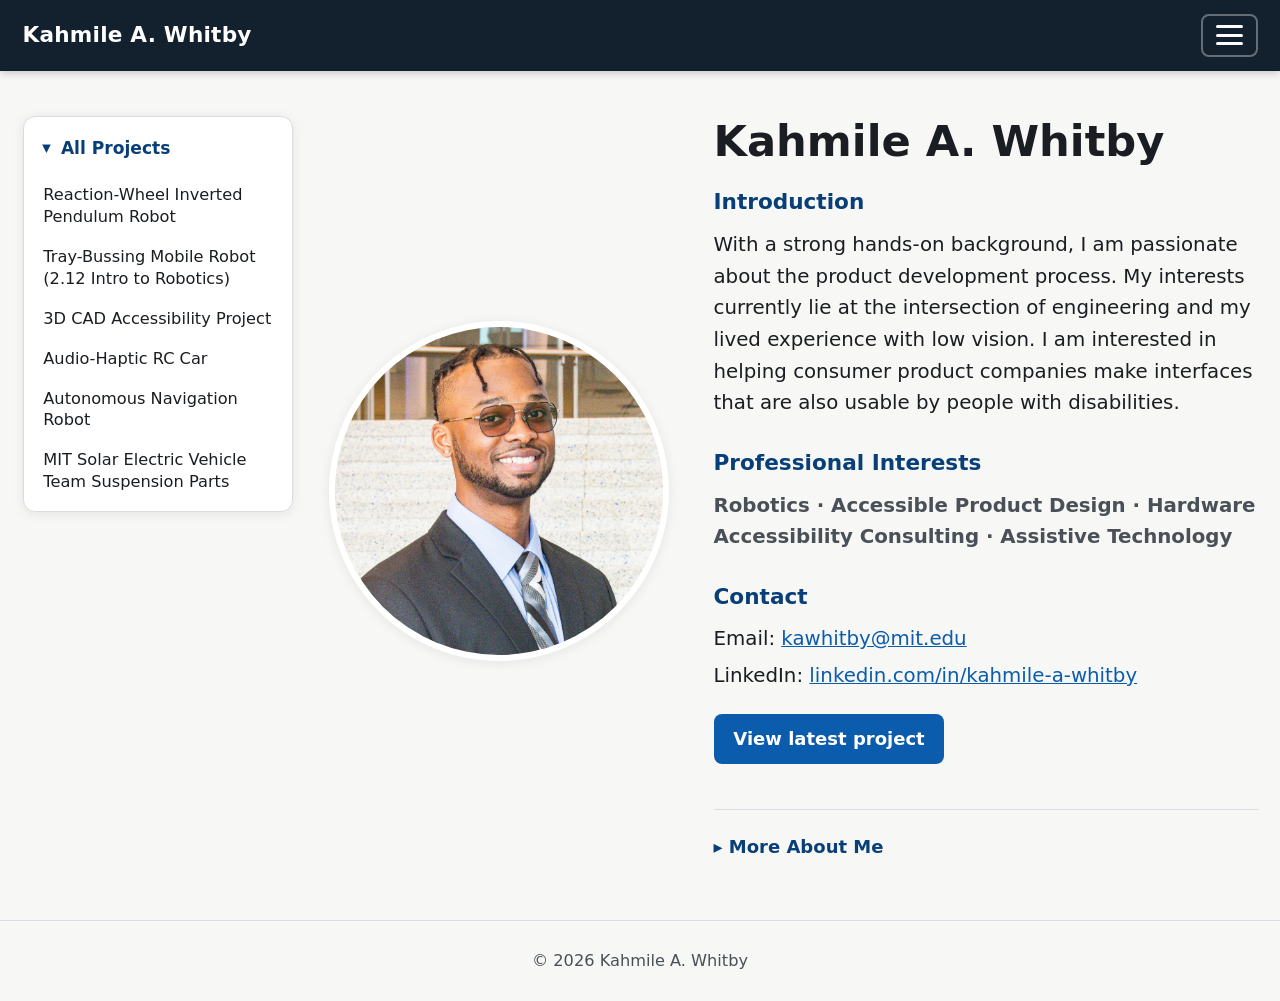
<file: index.html>
<!DOCTYPE html>
<html lang="en"><head>
<meta charset="UTF-8">
<base href="./">
<meta name="viewport" content="width=device-width, initial-scale=1">
<title>Kahmile A. Whitby | Engineering Portfolio</title>
<meta name="description" content="With a strong hands-on background, I am passionate about the product development process. My interests currently lie at the intersection of engineering and my…">
<link rel="canonical" href="https://kahmile.github.io/portfolio/">
<meta property="og:type" content="profile">
<meta property="og:site_name" content="Kahmile A. Whitby | Engineering Portfolio">
<meta property="og:title" content="Kahmile A. Whitby | Engineering Portfolio">
<meta property="og:description" content="With a strong hands-on background, I am passionate about the product development process. My interests currently lie at the intersection of engineering and my…">
<meta property="og:url" content="https://kahmile.github.io/portfolio/">
<meta property="og:image" content="https://kahmile.github.io/portfolio/assets/profile/profile.jpg">
<meta name="twitter:card" content="summary_large_image">
<link rel="alternate" type="text/plain" href="llms.txt" title="Plain-text portfolio summary for AI tools">
<script type="application/ld+json" id="structured-data">{"@context":"https://schema.org","@type":"ProfilePage","name":"Kahmile A. Whitby | Engineering Portfolio","url":"https://kahmile.github.io/portfolio/","mainEntity":{"@type":"Person","name":"Kahmile A. Whitby","url":"https://kahmile.github.io/portfolio/","image":"https://kahmile.github.io/portfolio/assets/profile/profile.jpg","email":"mailto:kawhitby@mit.edu","sameAs":["https://www.linkedin.com/in/kahmile-a-whitby/"],"affiliation":{"@type":"CollegeOrUniversity","name":"Massachusetts Institute of Technology"},"knowsAbout":["Robotics","Accessible Product Design","Hardware Accessibility Consulting","Assistive Technology"],"description":"With a strong hands-on background, I am passionate about the product development process. My interests currently lie at the intersection of engineering and my lived experience with low vision. I am interested in helping consumer product companies make interfaces that are also usable by people with disabilities."},"hasPart":[{"@type":"CreativeWork","name":"Reaction-Wheel Inverted Pendulum Robot","url":"https://kahmile.github.io/portfolio/projects/reaction-wheel-inverted-pendulum-robot/"},{"@type":"CreativeWork","name":"Tray-Bussing Mobile Robot (2.12 Intro to Robotics)","url":"https://kahmile.github.io/portfolio/projects/tray-bussing-mobile-robot/"},{"@type":"CreativeWork","name":"3D CAD Accessibility Project","url":"https://kahmile.github.io/portfolio/projects/3d-cad-accessibility-project/"},{"@type":"CreativeWork","name":"Audio-Haptic RC Car","url":"https://kahmile.github.io/portfolio/projects/audio-haptic-rc-car/"},{"@type":"CreativeWork","name":"Autonomous Navigation Robot","url":"https://kahmile.github.io/portfolio/projects/autonomous-navigation-robot/"},{"@type":"CreativeWork","name":"MIT Solar Electric Vehicle Team Suspension Parts","url":"https://kahmile.github.io/portfolio/projects/mit-solar-electric-vehicle-team-suspension-parts/"}]}</script>
<link rel="stylesheet" href="styles.css?v=64b2941c">
</head>
<body>
<a class="skip-link" href="#main">Skip to main content</a>
<header class="site-header">
<nav class="nav" aria-label="Main">
<a class="nav-home" href="./" id="home-link">Kahmile A. Whitby</a>
<div class="dropdown">
<button class="dropdown-toggle" id="projects-toggle" aria-expanded="false" aria-controls="projects-menu" aria-label="Menu">
<span class="hamburger" aria-hidden="true"><span></span><span></span><span></span></span>
</button>
<ul class="dropdown-menu" id="projects-menu" hidden=""><li><a href="./" data-route="about" aria-current="page">About Me</a></li><li><a href="projects/reaction-wheel-inverted-pendulum-robot/" data-route="projects">Projects</a></li></ul>
</div>
</nav>
</header>
<main id="main" tabindex="-1"><div class="page-layout"><nav class="sidebar" aria-label="All projects"><button class="sidebar-toggle" type="button" aria-controls="sidebar-list" aria-expanded="true" title="Hide project list"><span class="chevron" aria-hidden="true">▸</span><span class="sidebar-heading">All Projects</span></button><ul class="sidebar-list" id="sidebar-list"><li><a href="projects/reaction-wheel-inverted-pendulum-robot/">Reaction-Wheel Inverted Pendulum Robot</a></li><li><a href="projects/tray-bussing-mobile-robot/">Tray-Bussing Mobile Robot (2.12 Intro to Robotics)</a></li><li><a href="projects/3d-cad-accessibility-project/">3D CAD Accessibility Project</a></li><li><a href="projects/audio-haptic-rc-car/">Audio-Haptic RC Car</a></li><li><a href="projects/autonomous-navigation-robot/">Autonomous Navigation Robot</a></li><li><a href="projects/mit-solar-electric-vehicle-team-suspension-parts/">MIT Solar Electric Vehicle Team Suspension Parts</a></li></ul></nav><section class="about" aria-labelledby="about-heading"><img src="assets/profile/profile.jpg" alt="Kahmile A. Whitby smiling in tinted aviator glasses and a pink patterned polo shirt." width="340" height="340"><div class="bio"><h1 tabindex="-1" id="about-heading">Kahmile A. Whitby</h1><h2>Introduction</h2><p>With a strong hands-on background, I am passionate about the product development process. My interests currently lie at the intersection of engineering and my lived experience with low vision. I am interested in helping consumer product companies make interfaces that are also usable by people with disabilities.</p><h2>Professional Interests</h2><p class="tagline">Robotics · Accessible Product Design · Hardware Accessibility Consulting · Assistive Technology</p><h2>Contact</h2><ul class="contact"><li>Email: <a href="mailto:kawhitby@mit.edu">kawhitby@mit.edu</a></li><li>LinkedIn: <a href="https://www.linkedin.com/in/kahmile-a-whitby/" target="_blank" rel="noopener">linkedin.com/in/kahmile-a-whitby<span class="visually-hidden"> (opens in a new tab)</span></a></li></ul><div class="cta"><a class="button" href="projects/reaction-wheel-inverted-pendulum-robot/">View latest project</a></div><section class="more-about"><h2><button class="more-toggle" type="button" id="more-about-me" aria-expanded="false" aria-controls="more-about-me-panel"><span class="chevron" aria-hidden="true">▸</span> More About Me</button></h2><div class="more-panel" id="more-about-me-panel" hidden=""><p class="more-intro">My interests beyond engineering include:</p><ul><li>Fashion design</li><li>Jewelry design</li><li>Cryptocurrency trading</li><li>Sunshine and beaches</li><li>Adaptive sports</li><li>Active outings: mini golf, axe throwing, ice skating, skiing, and more</li></ul></div></section></div></section></div></main>
<footer class="site-footer">
<p>© <span id="year">2026</span> Kahmile A. Whitby</p>
</footer>
<script src="projects.js?v=8648bd0c"></script>
<script src="app.js?v=ba92aa60"></script>
</body></html>
</file>
<file: styles.css>
:root {
  --bg: #f7f7f5;
  --surface: #ffffff;
  --text: #1a1d21;
  --muted: #4a5058;
  --accent: #0b5cad;
  --accent-dark: #083f78;
  --border: #d9dce0;
  --nav-bg: #13202e;
  --nav-text: #ffffff;
  --radius: 12px;
  --shadow: 0 2px 12px rgba(19, 32, 46, 0.08);
  --max: 1400px;
  font-size: 112.5%; /* 18px base for readability */
}

*,
*::before,
*::after { box-sizing: border-box; }

html { scroll-behavior: smooth; }

body {
  margin: 0;
  min-height: 100vh;
  display: flex;
  flex-direction: column;
  background: var(--bg);
  color: var(--text);
  font-family: system-ui, -apple-system, "Segoe UI", Roboto, "Helvetica Neue", Arial, sans-serif;
  line-height: 1.6;
}

a { color: var(--accent); }
a:hover { color: var(--accent-dark); }

:focus-visible {
  outline: 3px solid #f5a524;
  outline-offset: 3px;
}

.skip-link {
  position: absolute;
  left: 1rem;
  top: -4rem;
  z-index: 100;
  padding: 0.6rem 1rem;
  background: #fff;
  color: var(--text);
  border-radius: 6px;
  font-weight: 600;
}
.skip-link:focus { top: 1rem; }

/* ---------- Navigation ---------- */
.site-header {
  position: sticky;
  top: 0;
  z-index: 50;
  background: var(--nav-bg);
  box-shadow: 0 2px 8px rgba(0, 0, 0, 0.2);
}

.nav {
  max-width: var(--max);
  margin: 0 auto;
  padding: 0.75rem 1.25rem;
  display: flex;
  align-items: center;
  justify-content: space-between;
  gap: 1rem;
}

.nav-home {
  color: var(--nav-text);
  text-decoration: none;
  font-weight: 700;
  font-size: 1.2rem;
  letter-spacing: 0.01em;
}
.nav-home:hover { color: var(--nav-text); text-decoration: underline; }

.dropdown { position: relative; }

.dropdown-toggle {
  font: inherit;
  font-weight: 600;
  color: var(--nav-text);
  background: transparent;
  border: 2px solid rgba(255, 255, 255, 0.35);
  border-radius: 8px;
  padding: 0.55rem 0.7rem;
  cursor: pointer;
  display: flex;
  align-items: center;
}
.hamburger { display: flex; flex-direction: column; justify-content: space-between; width: 1.5rem; height: 1.1rem; }
.hamburger span { display: block; height: 3px; border-radius: 2px; background: currentColor; }
.dropdown-toggle:hover,
.dropdown-toggle[aria-expanded="true"] { background: rgba(255, 255, 255, 0.12); }

.dropdown-menu {
  position: absolute;
  right: 0;
  top: calc(100% + 0.5rem);
  width: 12rem;
  margin: 0;
  padding: 0.4rem;
  list-style: none;
  background: var(--surface);
  border: 1px solid var(--border);
  border-radius: var(--radius);
  box-shadow: 0 10px 30px rgba(0, 0, 0, 0.18);
  max-height: calc(100vh - 6rem);
  overflow-y: auto;
}

.dropdown-menu a {
  display: block;
  padding: 0.6rem 0.8rem;
  border-radius: 8px;
  color: var(--text);
  text-decoration: none;
  line-height: 1.35;
  font-weight: 600;
}
.dropdown-menu a:hover,
.dropdown-menu a:focus-visible { background: #e8f0fa; outline-offset: -3px; }
.dropdown-menu a[aria-current="page"] { font-weight: 700; color: var(--accent-dark); }

/* ---------- Layout ---------- */
main {
  flex: 1;
  width: 100%;
  max-width: var(--max);
  margin: 0 auto;
  padding: 2.5rem 1.25rem 3rem;
}
main:focus { outline: none; }

h1 {
  font-size: clamp(1.7rem, 3.5vw, 2.4rem);
  line-height: 1.2;
  margin: 0 0 0.4rem;
}
h1:focus { outline: none; }

.eyebrow {
  margin: 0 0 1.5rem;
  color: var(--muted);
  font-weight: 600;
}

.card {
  background: var(--surface);
  border: 1px solid var(--border);
  border-radius: var(--radius);
  box-shadow: var(--shadow);
  padding: 1.75rem;
}

/* ---------- About ---------- */
.about {
  display: grid;
  grid-template-columns: minmax(220px, 340px) 1fr;
  gap: 2.5rem;
  align-items: center;
}
.about img {
  width: 100%;
  aspect-ratio: 1;
  object-fit: cover;
  border-radius: 50%;
  border: 6px solid var(--surface);
  box-shadow: var(--shadow);
}
.about .bio h2 {
  font-size: 1.2rem;
  margin: 1.5rem 0 0.5rem;
  color: var(--accent-dark);
}
.about .bio h1 + h2 { margin-top: 1rem; }
.about .bio p { font-size: 1.1rem; margin: 0 0 1rem; }
.about .bio .contact { list-style: none; margin: 0 0 1rem; padding: 0; font-size: 1.1rem; }
.about .bio .contact li { margin-bottom: 0.25rem; overflow-wrap: anywhere; }
.about .bio .tagline { font-weight: 600; color: var(--muted); }
.about .cta { display: flex; flex-wrap: wrap; gap: 0.75rem; margin-top: 1.25rem; }
/* "More About Me" expand/collapse panel at the bottom of the homepage */
.more-about {
  scroll-margin-top: 6rem; /* keep it clear of the sticky header when scrolled into view */
  margin-top: 2.5rem;
  padding-top: 1rem;
  border-top: 1px solid var(--border);
  font-size: 0.9rem;
}
.about .bio .more-about h2 { margin: 0; font-size: 1rem; }
.more-toggle {
  font: inherit;
  font-weight: 700;
  color: var(--accent-dark);
  background: none;
  border: 0;
  padding: 0.25rem 0;
  cursor: pointer;
}
.more-toggle:hover { text-decoration: underline; }
.chevron { display: inline-block; transition: transform 0.15s ease; }
[aria-expanded="true"] > .chevron { transform: rotate(90deg); }
.more-panel { padding: 0.9rem 0 0 1.25rem; } /* more room below the heading... */
.about .bio .more-panel .more-intro { font-size: 0.95rem; margin: 0 0 0.3rem; } /* ...less above the bullets */
.more-panel ul { margin: 0; padding-left: 1.2rem; font-size: 0.95rem; }
.more-panel li { margin-bottom: 0.25rem; }

.button {
  display: inline-block;
  padding: 0.6rem 1.1rem;
  border-radius: 8px;
  background: var(--accent);
  color: #fff;
  font-weight: 600;
  text-decoration: none;
}
.button:hover { background: var(--accent-dark); color: #fff; }
.button.secondary { background: transparent; color: var(--accent); border: 2px solid var(--accent); }
.button.secondary:hover { background: #e8f0fa; color: var(--accent-dark); }

/* ---------- Project ---------- */
.project {
  display: grid;
  grid-template-columns: 1fr minmax(0, 1.1fr);
  gap: 2rem;
  align-items: start;
}
.project-bullets { margin: 0; padding-left: 1.2rem; }
.project-bullets li { margin-bottom: 0.8rem; }
.project-bullets li:last-child { margin-bottom: 0; }
.project-bullets strong { color: var(--accent-dark); }

.slideshow { position: sticky; top: 5.5rem; }

.slide-frame {
  position: relative;
  display: flex;
  align-items: center;
  justify-content: center;
  background: #0f1720;
  border-radius: var(--radius);
  overflow: hidden;
  height: min(70vh, 640px);
}
.slide-frame img,
.slide-frame video {
  max-width: 100%;
  max-height: 100%;
  width: auto;
  height: auto;
  display: block;
}
.slide-frame video { width: 100%; height: 100%; }

.slide-controls {
  display: flex;
  align-items: center;
  justify-content: space-between;
  gap: 1rem;
  margin-top: 0.9rem;
}

.slide-btn {
  font: inherit;
  font-size: 1.4rem;
  font-weight: 700;
  line-height: 1;
  width: 3rem;
  height: 3rem;
  flex: none;
  border-radius: 50%;
  border: 2px solid #000;
  background: var(--surface);
  color: #000;
  cursor: pointer;
  display: flex;
  align-items: center;
  justify-content: center;
}
.slide-btn:hover { background: #000; color: #fff; }
.slide-btn svg.flip { transform: scaleX(-1); }

.slide-info { text-align: center; flex: 1; }
.slide-caption { margin: 0; font-weight: 700; font-size: 1.05rem; }
.slide-counter { margin: 0.1rem 0 0; color: var(--muted); font-size: 0.9rem; }
.slide-hint { margin: 0.5rem 0 0; text-align: center; color: var(--muted); font-size: 0.85rem; }

/* ---------- Project sidebar ---------- */
.page-layout {
  display: grid;
  grid-template-columns: 15rem minmax(0, 1fr);
  gap: 2rem;
  align-items: start;
}
.page-layout:has(.sidebar.collapsed) { grid-template-columns: auto minmax(0, 1fr); }

.sidebar {
  position: sticky;
  top: 5.5rem;
  background: var(--surface);
  border: 1px solid var(--border);
  border-radius: var(--radius);
  box-shadow: var(--shadow);
  padding: 0.5rem;
  max-height: calc(100vh - 7rem);
  overflow-y: auto;
}

.sidebar-toggle {
  font: inherit;
  font-weight: 700;
  font-size: 0.95rem;
  color: var(--accent-dark);
  background: none;
  border: 0;
  border-radius: 8px;
  padding: 0.5rem 0.6rem;
  width: 100%;
  text-align: left;
  cursor: pointer;
  display: flex;
  align-items: center;
  gap: 0.5rem;
}
.sidebar-toggle:hover { background: #e8f0fa; }
.sidebar.collapsed .sidebar-toggle { width: auto; }

.sidebar-list { list-style: none; margin: 0.25rem 0 0; padding: 0; }
.sidebar-list a {
  display: block;
  padding: 0.5rem 0.6rem;
  border-radius: 8px;
  color: var(--text);
  text-decoration: none;
  font-size: 0.9rem;
  line-height: 1.35;
}
.sidebar-list a:hover { background: #e8f0fa; }
.sidebar-list a[aria-current="page"] {
  background: var(--accent);
  color: #fff;
  font-weight: 600;
}

/* ---------- Previous / next project ---------- */
.pager {
  display: flex;
  justify-content: space-between;
  gap: 1rem;
  margin-top: 2.5rem;
  padding-top: 1.5rem;
  border-top: 1px solid var(--border);
}
.pager-link {
  display: flex;
  flex-direction: column;
  max-width: 48%;
  padding: 0.75rem 1rem;
  border: 2px solid var(--accent);
  border-radius: var(--radius);
  background: var(--surface);
  text-decoration: none;
}
.pager-link:hover { background: #e8f0fa; }
.pager-link.next { margin-left: auto; text-align: right; }
.pager-label { font-weight: 700; font-size: 0.9rem; }
.pager-title { color: var(--text); font-size: 0.95rem; }

.visually-hidden {
  position: absolute !important;
  width: 1px;
  height: 1px;
  padding: 0;
  margin: -1px;
  overflow: hidden;
  clip: rect(0, 0, 0, 0);
  white-space: nowrap;
  border: 0;
}

.site-footer {
  text-align: center;
  color: var(--muted);
  font-size: 0.9rem;
  padding: 1.5rem;
  border-top: 1px solid var(--border);
}
.site-footer p { margin: 0; }

/* ---------- Responsive ---------- */
@media (max-width: 860px) {
  .about,
  .project { grid-template-columns: minmax(0, 1fr); }
  .about img { max-width: 260px; margin: 0 auto; }
  .slideshow { position: static; order: -1; }
  .page-layout,
  .page-layout:has(.sidebar.collapsed) { grid-template-columns: minmax(0, 1fr); gap: 1.25rem; }
  .sidebar { position: static; max-height: none; }
  .sidebar.collapsed .sidebar-toggle { width: 100%; }
  .pager-link { max-width: none; flex: 1; }
  .slide-frame { height: min(60vh, 520px); }
}

@media (prefers-reduced-motion: reduce) {
  html { scroll-behavior: auto; }
}

/* Text-only fallback gallery (shown only when JavaScript is off; crawlers read it too) */
.static-gallery { margin: 1rem 0 0; padding-left: 1.2rem; }
.static-gallery img { max-width: 100%; height: auto; border-radius: var(--radius); }

/* ---------- Slideshow full screen ---------- */
.fullscreen-btn {
  position: absolute;
  top: 0.75rem;
  right: 0.75rem;
  z-index: 2;
  width: 2.75rem;
  height: 2.75rem;
  display: flex;
  align-items: center;
  justify-content: center;
  border: 2px solid #fff;
  border-radius: 8px;
  background: rgba(0, 0, 0, 0.6);
  color: #fff;
  cursor: pointer;
}
.fullscreen-btn:hover { background: #000; }
.slide-frame img { cursor: zoom-in; }

body.slideshow-fullscreen { overflow: hidden; }

.slideshow.is-fullscreen {
  position: fixed;
  inset: 0;
  z-index: 1000;
  width: 100%;
  height: 100%;
  margin: 0;
  padding: 1rem 1.5rem 1.25rem;
  display: flex;
  flex-direction: column;
  background: #000;
}
.slideshow.is-fullscreen .slide-frame {
  flex: 1;
  min-height: 0;
  height: auto;
  border-radius: 0;
  background: #000;
}
.slideshow.is-fullscreen .slide-frame img {
  width: 100%;
  height: 100%;
  object-fit: contain;
  cursor: default;
}
.slideshow.is-fullscreen .slide-caption,
.slideshow.is-fullscreen .slide-counter { color: #fff; }
.slideshow.is-fullscreen .slide-hint { color: #c9ced6; }
.slideshow.is-fullscreen .slide-btn { border-color: #fff; }
</file>
